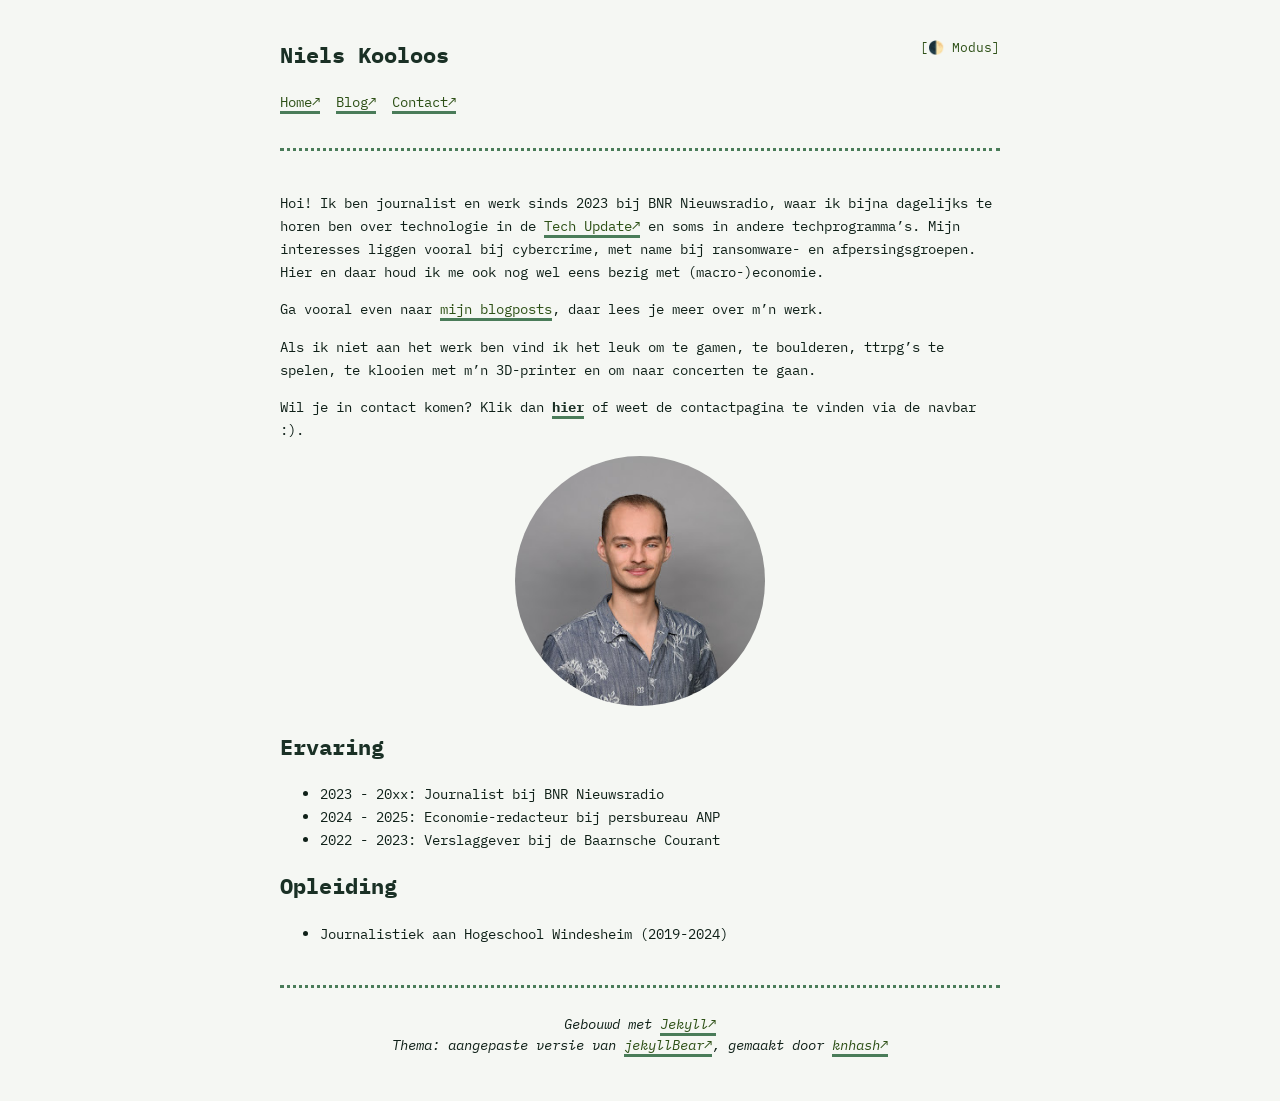
<file: index.html>
<!DOCTYPE html><html lang="en" dir="ltr"><head><meta charset="UTF-8"><meta name="viewport" content="width=device-width, initial-scale=1.0"><meta http-equiv="X-UA-Compatible" content="ie=edge"><title>Journalist BNR Nieuwsradio | Niels Kooloos</title><meta name="description" content="Journalist bij BNR Nieuwsradio met liefde voor tech <3"><link rel="shortcut icon" href="/assets/puter.png" type="image/png"><link rel="icon" href="/assets/puter.png" type="image/png"><link rel="apple-touch-icon" href="/assets/puter.png"><link href='/feed.xml' rel='alternate' type='application/atom+xml'><link rel="canonical" href="/"><link rel="stylesheet" href="/assets/style.css"><body><main> <!DOCTYPE html><html lang="en" dir="ltr"><header> <button id="theme-toggle" aria-label="Toggle dark/light mode">[🌓 Modus]</button> <!-- header waar je op kan klikken om terug te komen bij home --> <a href="/" style="text-decoration: none; color: inherit;"><h2 class="title">Niels Kooloos</h2></a> <!-- navigatiebalk --><nav><p> <a href="https://niels.kooloos.xyz/">Home</a> <a href="https://niels.kooloos.xyz/Blog/">Blog</a> <a href="https://niels.kooloos.xyz/Contact/">Contact</a></p></nav><script> (function () { const saved = localStorage.getItem('theme'); if (saved) document.documentElement.setAttribute('data-theme', saved); document.getElementById('theme-toggle').addEventListener('click', function() { const current = document.documentElement.getAttribute('data-theme'); const effective = current || ( window.matchMedia('(prefers-color-scheme: dark)').matches ? 'dark' : 'light' ); const next = effective === 'dark' ? 'light' : 'dark'; document.documentElement.setAttribute('data-theme', next); localStorage.setItem('theme', next); }); })(); </script><div id="barbaar">Wow, light mode, echt?</div></header><p>Hoi! Ik ben journalist en werk sinds 2023 bij BNR Nieuwsradio, waar ik bijna dagelijks te horen ben over technologie in de <a href="https://www.bnr.nl/podcast/tech-update">Tech Update</a> en soms in andere techprogramma’s. Mijn interesses liggen vooral bij cybercrime, met name bij ransomware- en afpersingsgroepen. Hier en daar houd ik me ook nog wel eens bezig met (macro-)economie.</p><p>Ga vooral even naar <a href="/Blog">mijn blogposts</a>, daar lees je meer over m’n werk.</p><p>Als ik niet aan het werk ben vind ik het leuk om te gamen, te boulderen, ttrpg’s te spelen, te klooien met m’n 3D-printer en om naar concerten te gaan.</p><p>Wil je in contact komen? Klik dan <a href="/Contact/"><strong>hier</strong></a> of weet de contactpagina te vinden via de navbar :).</p><div style="text-align: center;"> <img src="/assets/niels.jpg" alt="This is me!" style="width: 50%; max-width: 250px; min-width: 150px; height: auto; border-radius: 50%;" /></div><h2>Ervaring</h2><ul><li>2023 - 20xx: Journalist bij BNR Nieuwsradio<li>2024 - 2025: Economie-redacteur bij persbureau ANP<li>2022 - 2023: Verslaggever bij de Baarnsche Courant</ul><h2>Opleiding</h2><ul><li>Journalistiek aan Hogeschool Windesheim (2019-2024)</ul></main><footer class="bottom-footer"> <!-- <span class="mini-note">You've reached the end of the page. Good job!</span> --> <!--<nav class="sans"><hr><p><label class="menu-icon" for="menu-btn">Menu</label></p><ul class="site-nav"><li><a href="/">Home</a><li><a href="/blog">Blog</a><li><a href="/designs">Designs</a><li><a href="/about">About</a><li><a href="https://canisee.xyz" title="Confirm your vision functionality">[Can I See]</a></ul></nav>--> <i>Gebouwd met <a href="https://jekyllrb.com/">Jekyll</a> <br> Thema: aangepaste versie van <a href="https://github.com/knhash/jekyllBear" title="the art">jekyllBear</a>, gemaakt door <a href="https://knhash.in" title="the artist">knhash</a></i></footer>
</file>
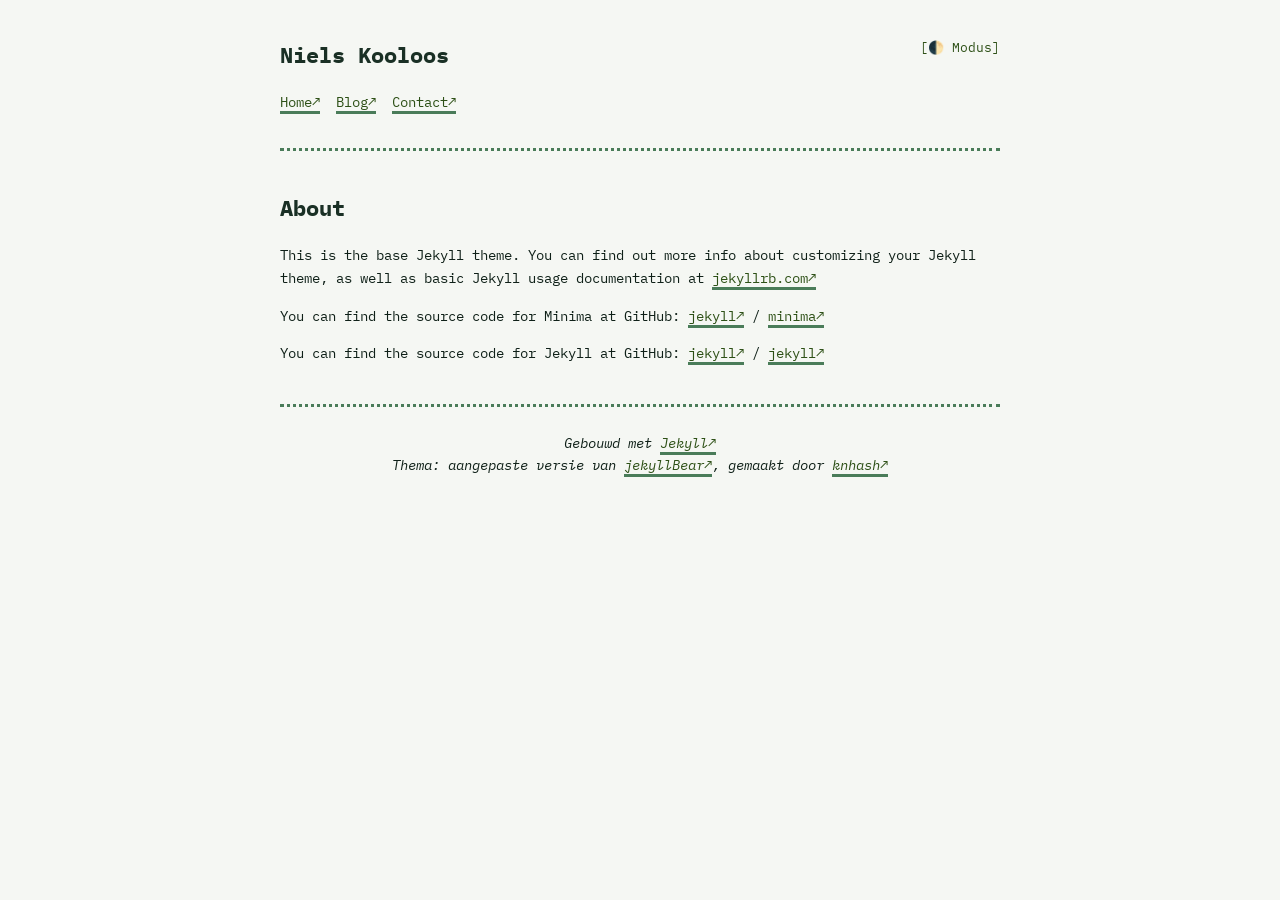
<file: about/index.html>
<!DOCTYPE html><html lang="en" dir="ltr"><head><meta charset="UTF-8"><meta name="viewport" content="width=device-width, initial-scale=1.0"><meta http-equiv="X-UA-Compatible" content="ie=edge"><title>About | Niels Kooloos</title><meta name="description" content="Journalist bij BNR Nieuwsradio met liefde voor tech <3"><link rel="shortcut icon" href="/assets/puter.png" type="image/png"><link rel="icon" href="/assets/puter.png" type="image/png"><link rel="apple-touch-icon" href="/assets/puter.png"><link href='/feed.xml' rel='alternate' type='application/atom+xml'><link rel="canonical" href="/about/"><link rel="stylesheet" href="/assets/style.css"><body><main> <!DOCTYPE html><html lang="en" dir="ltr"><header> <button id="theme-toggle" aria-label="Toggle dark/light mode">[🌓 Modus]</button> <!-- header waar je op kan klikken om terug te komen bij home --> <a href="/" style="text-decoration: none; color: inherit;"><h2 class="title">Niels Kooloos</h2></a> <!-- navigatiebalk --><nav><p> <a href="https://nielskooloos.nl/">Home</a> <a href="https://nielskooloos.nl/Blog/">Blog</a> <a href="https://nielskooloos.nl/Contact/">Contact</a></p></nav><script> (function () { const saved = localStorage.getItem('theme'); if (saved) document.documentElement.setAttribute('data-theme', saved); document.getElementById('theme-toggle').addEventListener('click', function() { const current = document.documentElement.getAttribute('data-theme'); const effective = current || ( window.matchMedia('(prefers-color-scheme: dark)').matches ? 'dark' : 'light' ); const next = effective === 'dark' ? 'light' : 'dark'; document.documentElement.setAttribute('data-theme', next); localStorage.setItem('theme', next); }); })(); </script><div id="barbaar">Wow, light mode, echt?</div></header><article><h1>About</h1><p>This is the base Jekyll theme. You can find out more info about customizing your Jekyll theme, as well as basic Jekyll usage documentation at <a href="https://jekyllrb.com/">jekyllrb.com</a></p><p>You can find the source code for Minima at GitHub: <a href="https://github.com/jekyll">jekyll</a> / <a href="https://github.com/jekyll/minima">minima</a></p><p>You can find the source code for Jekyll at GitHub: <a href="https://github.com/jekyll">jekyll</a> / <a href="https://github.com/jekyll/jekyll">jekyll</a></p></article></main><footer class="bottom-footer"> <!-- <span class="mini-note">You've reached the end of the page. Good job!</span> --> <!--<nav class="sans"><hr><p><label class="menu-icon" for="menu-btn">Menu</label></p><ul class="site-nav"><li><a href="/">Home</a><li><a href="/blog">Blog</a><li><a href="/designs">Designs</a><li><a href="/about">About</a><li><a href="https://canisee.xyz" title="Confirm your vision functionality">[Can I See]</a></ul></nav>--> <i>Gebouwd met <a href="https://jekyllrb.com/">Jekyll</a> <br> Thema: aangepaste versie van <a href="https://github.com/knhash/jekyllBear" title="the art">jekyllBear</a>, gemaakt door <a href="https://knhash.in" title="the artist">knhash</a></i></footer>
</file>
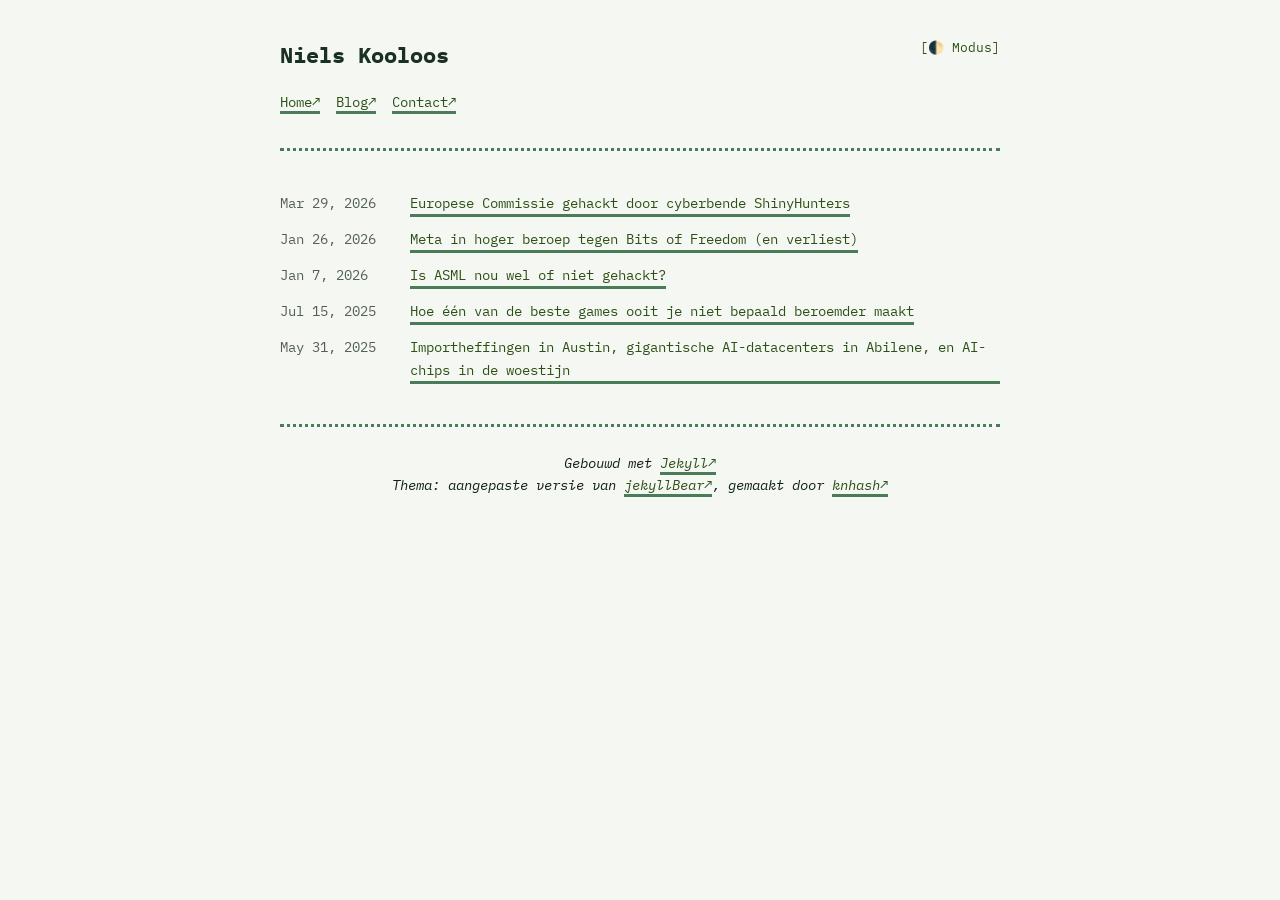
<file: Blog/index.html>
<!DOCTYPE html><html lang="en" dir="ltr"><head><meta charset="UTF-8"><meta name="viewport" content="width=device-width, initial-scale=1.0"><meta http-equiv="X-UA-Compatible" content="ie=edge"><title>Blog | Niels Kooloos</title><meta name="description" content="Journalist bij BNR Nieuwsradio met liefde voor tech <3"><link rel="shortcut icon" href="/assets/puter.png" type="image/png"><link rel="icon" href="/assets/puter.png" type="image/png"><link rel="apple-touch-icon" href="/assets/puter.png"><link href='/feed.xml' rel='alternate' type='application/atom+xml'><link rel="canonical" href="/Blog/"><link rel="stylesheet" href="/assets/style.css"><body><main> <!DOCTYPE html><html lang="en" dir="ltr"><header> <button id="theme-toggle" aria-label="Toggle dark/light mode">[🌓 Modus]</button> <!-- header waar je op kan klikken om terug te komen bij home --> <a href="/" style="text-decoration: none; color: inherit;"><h2 class="title">Niels Kooloos</h2></a> <!-- navigatiebalk --><nav><p> <a href="https://nielskooloos.nl/">Home</a> <a href="https://nielskooloos.nl/Blog/">Blog</a> <a href="https://nielskooloos.nl/Contact/">Contact</a></p></nav><script> (function () { const saved = localStorage.getItem('theme'); if (saved) document.documentElement.setAttribute('data-theme', saved); document.getElementById('theme-toggle').addEventListener('click', function() { const current = document.documentElement.getAttribute('data-theme'); const effective = current || ( window.matchMedia('(prefers-color-scheme: dark)').matches ? 'dark' : 'light' ); const next = effective === 'dark' ? 'light' : 'dark'; document.documentElement.setAttribute('data-theme', next); localStorage.setItem('theme', next); }); })(); </script><div id="barbaar">Wow, light mode, echt?</div></header><ul class="blog-posts"><li> <span> <i> <time datetime="2026-03-29" pubdate=""> Mar 29, 2026 </time> </i> </span> <a href="/Blog/2026/03/29/EC-hack-copy/">Europese Commissie gehackt door cyberbende ShinyHunters</a><li> <span> <i> <time datetime="2026-01-26" pubdate=""> Jan 26, 2026 </time> </i> </span> <a href="/Blog/2026/01/26/BoFvMeta/">Meta in hoger beroep tegen Bits of Freedom (en verliest)</a><li> <span> <i> <time datetime="2026-01-07" pubdate=""> Jan 7, 2026 </time> </i> </span> <a href="/Blog/2026/01/07/ASML-hack-of-toch-niet/">Is ASML nou wel of niet gehackt?</a><li> <span> <i> <time datetime="2025-07-15" pubdate=""> Jul 15, 2025 </time> </i> </span> <a href="/Blog/2025/07/15/BG3/">Hoe één van de beste games ooit je niet bepaald beroemder maakt</a><li> <span> <i> <time datetime="2025-05-31" pubdate=""> May 31, 2025 </time> </i> </span> <a href="/Blog/2025/05/31/Austin/">Importheffingen in Austin, gigantische AI-datacenters in Abilene, en AI-chips in de woestijn</a></ul><small> </small></main><footer class="bottom-footer"> <!-- <span class="mini-note">You've reached the end of the page. Good job!</span> --> <!--<nav class="sans"><hr><p><label class="menu-icon" for="menu-btn">Menu</label></p><ul class="site-nav"><li><a href="/">Home</a><li><a href="/blog">Blog</a><li><a href="/designs">Designs</a><li><a href="/about">About</a><li><a href="https://canisee.xyz" title="Confirm your vision functionality">[Can I See]</a></ul></nav>--> <i>Gebouwd met <a href="https://jekyllrb.com/">Jekyll</a> <br> Thema: aangepaste versie van <a href="https://github.com/knhash/jekyllBear" title="the art">jekyllBear</a>, gemaakt door <a href="https://knhash.in" title="the artist">knhash</a></i></footer>
</file>
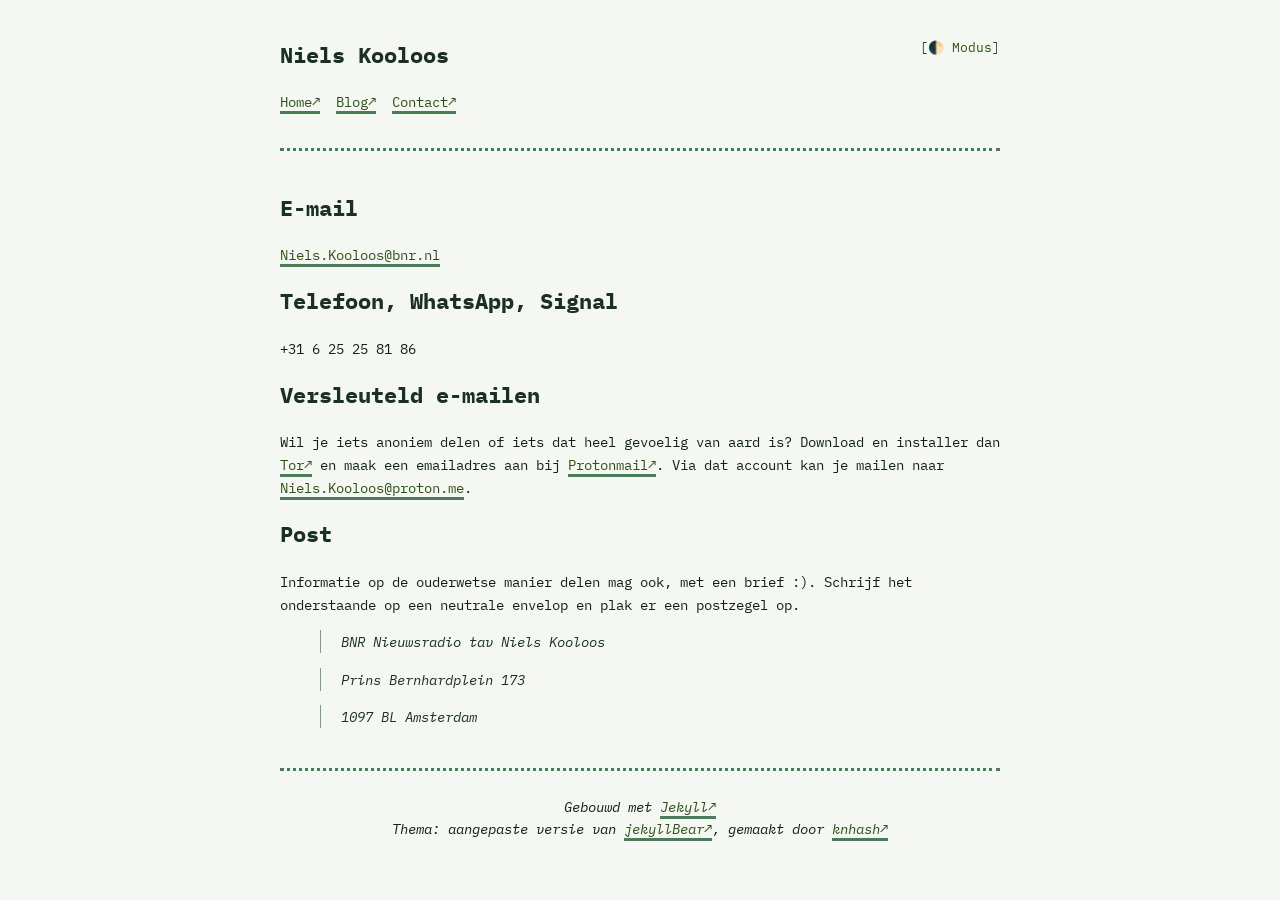
<file: Contact/index.html>
<!DOCTYPE html><html lang="en" dir="ltr"><head><meta charset="UTF-8"><meta name="viewport" content="width=device-width, initial-scale=1.0"><meta http-equiv="X-UA-Compatible" content="ie=edge"><title>Contact | Niels Kooloos</title><meta name="description" content="Journalist bij BNR Nieuwsradio met liefde voor tech <3"><link rel="shortcut icon" href="/assets/puter.png" type="image/png"><link rel="icon" href="/assets/puter.png" type="image/png"><link rel="apple-touch-icon" href="/assets/puter.png"><link href='/feed.xml' rel='alternate' type='application/atom+xml'><link rel="canonical" href="/Contact/"><link rel="stylesheet" href="/assets/style.css"><body><main> <!DOCTYPE html><html lang="en" dir="ltr"><header> <button id="theme-toggle" aria-label="Toggle dark/light mode">[🌓 Modus]</button> <!-- header waar je op kan klikken om terug te komen bij home --> <a href="/" style="text-decoration: none; color: inherit;"><h2 class="title">Niels Kooloos</h2></a> <!-- navigatiebalk --><nav><p> <a href="https://nielskooloos.nl/">Home</a> <a href="https://nielskooloos.nl/Blog/">Blog</a> <a href="https://nielskooloos.nl/Contact/">Contact</a></p></nav><script> (function () { const saved = localStorage.getItem('theme'); if (saved) document.documentElement.setAttribute('data-theme', saved); document.getElementById('theme-toggle').addEventListener('click', function() { const current = document.documentElement.getAttribute('data-theme'); const effective = current || ( window.matchMedia('(prefers-color-scheme: dark)').matches ? 'dark' : 'light' ); const next = effective === 'dark' ? 'light' : 'dark'; document.documentElement.setAttribute('data-theme', next); localStorage.setItem('theme', next); }); })(); </script><div id="barbaar">Wow, light mode, echt?</div></header><h2>E-mail</h2><p><a href="mailto:niels.kooloos@bnr.nl">Niels.Kooloos@bnr.nl</a></p><h2>Telefoon, WhatsApp, Signal</h2><p>+31 6 25 25 81 86</p><h2>Versleuteld e-mailen</h2><p>Wil je iets anoniem delen of iets dat heel gevoelig van aard is? Download en installer dan <a href="https://www.torproject.org/download/">Tor</a> en maak een emailadres aan bij <a href="https://proton.me/nl/mail">Protonmail</a>. Via dat account kan je mailen naar <a href="mailto:niels.kooloos@proton.me">Niels.Kooloos@proton.me</a>.</p><h2>Post</h2><p>Informatie op de ouderwetse manier delen mag ook, met een brief :). Schrijf het onderstaande op een neutrale envelop en plak er een postzegel op.</p><blockquote><p>BNR Nieuwsradio tav Niels Kooloos</p></blockquote><blockquote><p>Prins Bernhardplein 173</p></blockquote><blockquote><p>1097 BL Amsterdam</p></blockquote></main><footer class="bottom-footer"> <!-- <span class="mini-note">You've reached the end of the page. Good job!</span> --> <!--<nav class="sans"><hr><p><label class="menu-icon" for="menu-btn">Menu</label></p><ul class="site-nav"><li><a href="/">Home</a><li><a href="/blog">Blog</a><li><a href="/designs">Designs</a><li><a href="/about">About</a><li><a href="https://canisee.xyz" title="Confirm your vision functionality">[Can I See]</a></ul></nav>--> <i>Gebouwd met <a href="https://jekyllrb.com/">Jekyll</a> <br> Thema: aangepaste versie van <a href="https://github.com/knhash/jekyllBear" title="the art">jekyllBear</a>, gemaakt door <a href="https://knhash.in" title="the artist">knhash</a></i></footer>
</file>
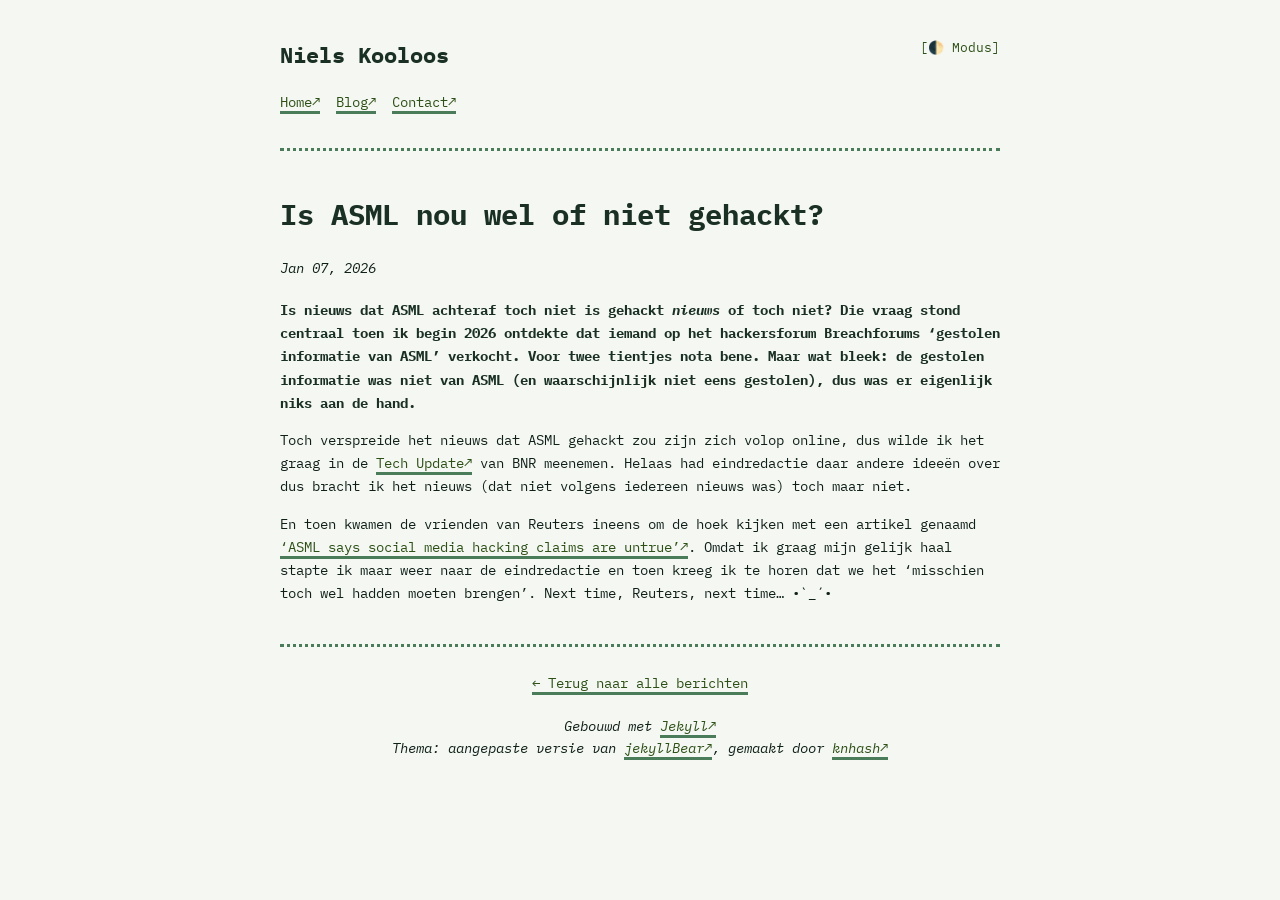
<file: Blog/2026/01/07/ASML-hack-of-toch-niet/index.html>
<!DOCTYPE html><html lang="en" dir="ltr"><head><meta charset="UTF-8"><meta name="viewport" content="width=device-width, initial-scale=1.0"><meta http-equiv="X-UA-Compatible" content="ie=edge"><title>Is ASML nou wel of niet gehackt? | Niels Kooloos</title><meta name="description" content="Journalist bij BNR Nieuwsradio met liefde voor tech <3"><link rel="shortcut icon" href="/assets/puter.png" type="image/png"><link rel="icon" href="/assets/puter.png" type="image/png"><link rel="apple-touch-icon" href="/assets/puter.png"><link href='/feed.xml' rel='alternate' type='application/atom+xml'><link rel="canonical" href="/Blog/2026/01/07/ASML-hack-of-toch-niet/"><link rel="stylesheet" href="/assets/style.css"><body><main> <!DOCTYPE html><html lang="en" dir="ltr"><header> <button id="theme-toggle" aria-label="Toggle dark/light mode">[🌓 Modus]</button> <!-- header waar je op kan klikken om terug te komen bij home --> <a href="/" style="text-decoration: none; color: inherit;"><h2 class="title">Niels Kooloos</h2></a> <!-- navigatiebalk --><nav><p> <a href="https://nielskooloos.nl/">Home</a> <a href="https://nielskooloos.nl/Blog/">Blog</a> <a href="https://nielskooloos.nl/Contact/">Contact</a></p></nav><script> (function () { const saved = localStorage.getItem('theme'); if (saved) document.documentElement.setAttribute('data-theme', saved); document.getElementById('theme-toggle').addEventListener('click', function() { const current = document.documentElement.getAttribute('data-theme'); const effective = current || ( window.matchMedia('(prefers-color-scheme: dark)').matches ? 'dark' : 'light' ); const next = effective === 'dark' ? 'light' : 'dark'; document.documentElement.setAttribute('data-theme', next); localStorage.setItem('theme', next); }); })(); </script><div id="barbaar">Wow, light mode, echt?</div></header><h1>Is ASML nou wel of niet gehackt?</h1><i>Jan 07, 2026</i><h4 class="subtitle"></h4><p><strong>Is nieuws dat ASML achteraf toch niet is gehackt <em>nieuws</em> of toch niet? Die vraag stond centraal toen ik begin 2026 ontdekte dat iemand op het hackersforum Breachforums ‘gestolen informatie van ASML’ verkocht. Voor twee tientjes nota bene. Maar wat bleek: de gestolen informatie was niet van ASML (en waarschijnlijk niet eens gestolen), dus was er eigenlijk niks aan de hand.</strong></p><p>Toch verspreide het nieuws dat ASML gehackt zou zijn zich volop online, dus wilde ik het graag in de <a href="https://www.bnr.nl/podcast/tech-update">Tech Update</a> van BNR meenemen. Helaas had eindredactie daar andere ideeën over dus bracht ik het nieuws (dat niet volgens iedereen nieuws was) toch maar niet.</p><p>En toen kwamen de vrienden van Reuters ineens om de hoek kijken met een artikel genaamd <a href="https://www.reuters.com/business/asml-says-social-media-hacking-claims-are-untrue-2026-01-07/">‘ASML says social media hacking claims are untrue’</a>. Omdat ik graag mijn gelijk haal stapte ik maar weer naar de eindredactie en toen kreeg ik te horen dat we het ‘misschien toch wel hadden moeten brengen’. Next time, Reuters, next time… •`_´•</p></main><footer> <a href="/Blog">← Terug naar alle berichten</a> <!--<nav class="sans"><hr> <input class="menu-btn" type="checkbox" id="menu-btn" /><p><label class="menu-icon" for="menu-btn">Menu</label></p><ul class="site-nav"><li><a href="/">Home</a><li><a href="/blog">Blog</a><li><a href="/designs">Designs</a><li><a href="/about">About</a><li><a href="https://canisee.xyz" title="Confirm your vision functionality">[Can I See]</a></ul></nav>--> <!-- <span class="mini-note">You've reached the end of the page. Good job!</span> --> <!--<nav class="sans"><hr><p><label class="menu-icon" for="menu-btn">Menu</label></p><ul class="site-nav"><li><a href="/">Home</a><li><a href="/blog">Blog</a><li><a href="/designs">Designs</a><li><a href="/about">About</a><li><a href="https://canisee.xyz" title="Confirm your vision functionality">[Can I See]</a></ul></nav>--><div class="bottom-footer"> <br> <i>Gebouwd met <a href="https://jekyllrb.com/">Jekyll</a> <br> Thema: aangepaste versie van <a href="https://github.com/knhash/jekyllBear" title="the art">jekyllBear</a>, gemaakt door <a href="https://knhash.in" title="the artist">knhash</a></i></div></footer><!-- <script type="text/x-mathjax-config"> MathJax.Hub.Config({ extensions: ["tex2jax.js", "TeX/AMSmath.js"], jax: ["input/TeX", "output/SVG"], }) </script> <script type="text/javascript" async src="https://cdnjs.cloudflare.com/ajax/libs/mathjax/2.7.6/MathJax.js?config=default"> </script> -->
</file>
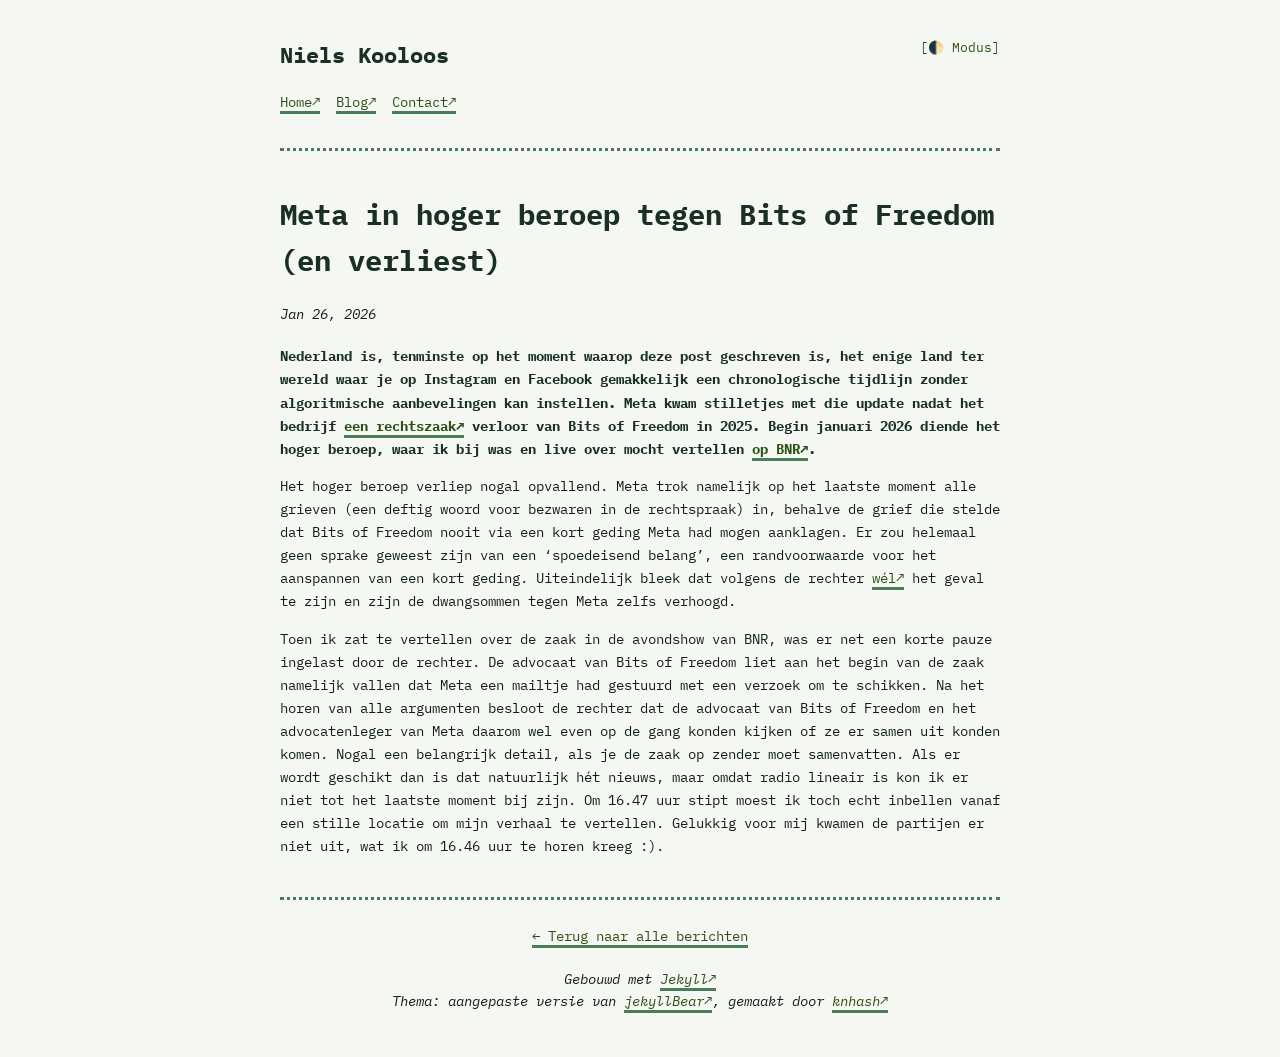
<file: Blog/2026/01/26/BoFvMeta/index.html>
<!DOCTYPE html><html lang="en" dir="ltr"><head><meta charset="UTF-8"><meta name="viewport" content="width=device-width, initial-scale=1.0"><meta http-equiv="X-UA-Compatible" content="ie=edge"><title>Meta in hoger beroep tegen Bits of Freedom (en verliest) | Niels Kooloos</title><meta name="description" content="Journalist bij BNR Nieuwsradio met liefde voor tech <3"><link rel="shortcut icon" href="/assets/puter.png" type="image/png"><link rel="icon" href="/assets/puter.png" type="image/png"><link rel="apple-touch-icon" href="/assets/puter.png"><link href='/feed.xml' rel='alternate' type='application/atom+xml'><link rel="canonical" href="/Blog/2026/01/26/BoFvMeta/"><link rel="stylesheet" href="/assets/style.css"><body><main> <!DOCTYPE html><html lang="en" dir="ltr"><header> <button id="theme-toggle" aria-label="Toggle dark/light mode">[🌓 Modus]</button> <!-- header waar je op kan klikken om terug te komen bij home --> <a href="/" style="text-decoration: none; color: inherit;"><h2 class="title">Niels Kooloos</h2></a> <!-- navigatiebalk --><nav><p> <a href="https://nielskooloos.nl/">Home</a> <a href="https://nielskooloos.nl/Blog/">Blog</a> <a href="https://nielskooloos.nl/Contact/">Contact</a></p></nav><script> (function () { const saved = localStorage.getItem('theme'); if (saved) document.documentElement.setAttribute('data-theme', saved); document.getElementById('theme-toggle').addEventListener('click', function() { const current = document.documentElement.getAttribute('data-theme'); const effective = current || ( window.matchMedia('(prefers-color-scheme: dark)').matches ? 'dark' : 'light' ); const next = effective === 'dark' ? 'light' : 'dark'; document.documentElement.setAttribute('data-theme', next); localStorage.setItem('theme', next); }); })(); </script><div id="barbaar">Wow, light mode, echt?</div></header><h1>Meta in hoger beroep tegen Bits of Freedom (en verliest)</h1><i>Jan 26, 2026</i><h4 class="subtitle"></h4><p><strong>Nederland is, tenminste op het moment waarop deze post geschreven is, het enige land ter wereld waar je op Instagram en Facebook gemakkelijk een chronologische tijdlijn zonder algoritmische aanbevelingen kan instellen. Meta kwam stilletjes met die update nadat het bedrijf <a href="https://uitspraken.rechtspraak.nl/details?id=ECLI:NL:RBAMS:2025:7253">een rechtszaak</a> verloor van Bits of Freedom in 2025. Begin januari 2026 diende het hoger beroep, waar ik bij was en live over mocht vertellen <a href="https://www.bnr.nl/gemist?date=26-01-2026&amp;time=16-50-38">op BNR</a>.</strong></p><p>Het hoger beroep verliep nogal opvallend. Meta trok namelijk op het laatste moment alle grieven (een deftig woord voor bezwaren in de rechtspraak) in, behalve de grief die stelde dat Bits of Freedom nooit via een kort geding Meta had mogen aanklagen. Er zou helemaal geen sprake geweest zijn van een ‘spoedeisend belang’, een randvoorwaarde voor het aanspannen van een kort geding. Uiteindelijk bleek dat volgens de rechter <a href="https://www.rechtspraak.nl/organisatie-en-contact/organisatie/gerechtshoven/gerechtshof-amsterdam/nieuws/dwangsommen-tot-10-miljoen-euro-voor-aanpassing-facebook-en-instagram">wél</a> het geval te zijn en zijn de dwangsommen tegen Meta zelfs verhoogd.</p><p>Toen ik zat te vertellen over de zaak in de avondshow van BNR, was er net een korte pauze ingelast door de rechter. De advocaat van Bits of Freedom liet aan het begin van de zaak namelijk vallen dat Meta een mailtje had gestuurd met een verzoek om te schikken. Na het horen van alle argumenten besloot de rechter dat de advocaat van Bits of Freedom en het advocatenleger van Meta daarom wel even op de gang konden kijken of ze er samen uit konden komen. Nogal een belangrijk detail, als je de zaak op zender moet samenvatten. Als er wordt geschikt dan is dat natuurlijk hét nieuws, maar omdat radio lineair is kon ik er niet tot het laatste moment bij zijn. Om 16.47 uur stipt moest ik toch echt inbellen vanaf een stille locatie om mijn verhaal te vertellen. Gelukkig voor mij kwamen de partijen er niet uit, wat ik om 16.46 uur te horen kreeg :).</p></main><footer> <a href="/Blog">← Terug naar alle berichten</a> <!--<nav class="sans"><hr> <input class="menu-btn" type="checkbox" id="menu-btn" /><p><label class="menu-icon" for="menu-btn">Menu</label></p><ul class="site-nav"><li><a href="/">Home</a><li><a href="/blog">Blog</a><li><a href="/designs">Designs</a><li><a href="/about">About</a><li><a href="https://canisee.xyz" title="Confirm your vision functionality">[Can I See]</a></ul></nav>--> <!-- <span class="mini-note">You've reached the end of the page. Good job!</span> --> <!--<nav class="sans"><hr><p><label class="menu-icon" for="menu-btn">Menu</label></p><ul class="site-nav"><li><a href="/">Home</a><li><a href="/blog">Blog</a><li><a href="/designs">Designs</a><li><a href="/about">About</a><li><a href="https://canisee.xyz" title="Confirm your vision functionality">[Can I See]</a></ul></nav>--><div class="bottom-footer"> <br> <i>Gebouwd met <a href="https://jekyllrb.com/">Jekyll</a> <br> Thema: aangepaste versie van <a href="https://github.com/knhash/jekyllBear" title="the art">jekyllBear</a>, gemaakt door <a href="https://knhash.in" title="the artist">knhash</a></i></div></footer><!-- <script type="text/x-mathjax-config"> MathJax.Hub.Config({ extensions: ["tex2jax.js", "TeX/AMSmath.js"], jax: ["input/TeX", "output/SVG"], }) </script> <script type="text/javascript" async src="https://cdnjs.cloudflare.com/ajax/libs/mathjax/2.7.6/MathJax.js?config=default"> </script> -->
</file>
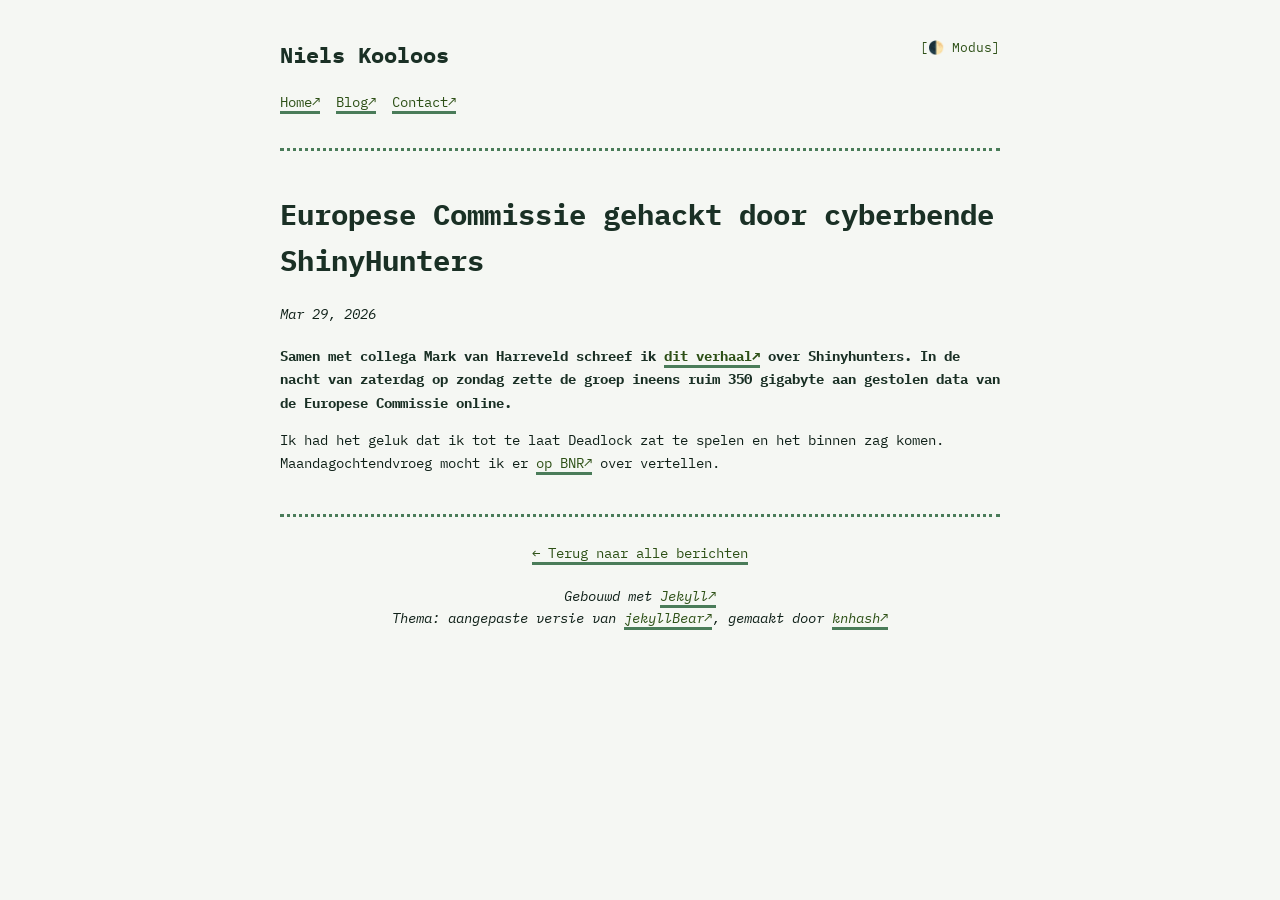
<file: Blog/2026/03/29/EC-hack-copy/index.html>
<!DOCTYPE html><html lang="en" dir="ltr"><head><meta charset="UTF-8"><meta name="viewport" content="width=device-width, initial-scale=1.0"><meta http-equiv="X-UA-Compatible" content="ie=edge"><title>Europese Commissie gehackt door cyberbende ShinyHunters | Niels Kooloos</title><meta name="description" content="Journalist bij BNR Nieuwsradio met liefde voor tech <3"><link rel="shortcut icon" href="/assets/puter.png" type="image/png"><link rel="icon" href="/assets/puter.png" type="image/png"><link rel="apple-touch-icon" href="/assets/puter.png"><link href='/feed.xml' rel='alternate' type='application/atom+xml'><link rel="canonical" href="/Blog/2026/03/29/EC-hack-copy/"><link rel="stylesheet" href="/assets/style.css"><body><main> <!DOCTYPE html><html lang="en" dir="ltr"><header> <button id="theme-toggle" aria-label="Toggle dark/light mode">[🌓 Modus]</button> <!-- header waar je op kan klikken om terug te komen bij home --> <a href="/" style="text-decoration: none; color: inherit;"><h2 class="title">Niels Kooloos</h2></a> <!-- navigatiebalk --><nav><p> <a href="https://nielskooloos.nl/">Home</a> <a href="https://nielskooloos.nl/Blog/">Blog</a> <a href="https://nielskooloos.nl/Contact/">Contact</a></p></nav><script> (function () { const saved = localStorage.getItem('theme'); if (saved) document.documentElement.setAttribute('data-theme', saved); document.getElementById('theme-toggle').addEventListener('click', function() { const current = document.documentElement.getAttribute('data-theme'); const effective = current || ( window.matchMedia('(prefers-color-scheme: dark)').matches ? 'dark' : 'light' ); const next = effective === 'dark' ? 'light' : 'dark'; document.documentElement.setAttribute('data-theme', next); localStorage.setItem('theme', next); }); })(); </script><div id="barbaar">Wow, light mode, echt?</div></header><h1>Europese Commissie gehackt door cyberbende ShinyHunters</h1><i>Mar 29, 2026</i><h4 class="subtitle"></h4><p><strong>Samen met collega Mark van Harreveld schreef ik <a href="https://www.bnr.nl/nieuws/tech-innovatie/10597209/cyberbende-shinyhunters-eist-hack-europese-commissie-op">dit verhaal</a> over Shinyhunters. In de nacht van zaterdag op zondag zette de groep ineens ruim 350 gigabyte aan gestolen data van de Europese Commissie online.</strong></p><p>Ik had het geluk dat ik tot te laat Deadlock zat te spelen en het binnen zag komen. Maandagochtendvroeg mocht ik er <a href="https://www.bnr.nl/gemist?date=30-03-2026&amp;time=07-14-15">op BNR</a> over vertellen.</p></main><footer> <a href="/Blog">← Terug naar alle berichten</a> <!--<nav class="sans"><hr> <input class="menu-btn" type="checkbox" id="menu-btn" /><p><label class="menu-icon" for="menu-btn">Menu</label></p><ul class="site-nav"><li><a href="/">Home</a><li><a href="/blog">Blog</a><li><a href="/designs">Designs</a><li><a href="/about">About</a><li><a href="https://canisee.xyz" title="Confirm your vision functionality">[Can I See]</a></ul></nav>--> <!-- <span class="mini-note">You've reached the end of the page. Good job!</span> --> <!--<nav class="sans"><hr><p><label class="menu-icon" for="menu-btn">Menu</label></p><ul class="site-nav"><li><a href="/">Home</a><li><a href="/blog">Blog</a><li><a href="/designs">Designs</a><li><a href="/about">About</a><li><a href="https://canisee.xyz" title="Confirm your vision functionality">[Can I See]</a></ul></nav>--><div class="bottom-footer"> <br> <i>Gebouwd met <a href="https://jekyllrb.com/">Jekyll</a> <br> Thema: aangepaste versie van <a href="https://github.com/knhash/jekyllBear" title="the art">jekyllBear</a>, gemaakt door <a href="https://knhash.in" title="the artist">knhash</a></i></div></footer><!-- <script type="text/x-mathjax-config"> MathJax.Hub.Config({ extensions: ["tex2jax.js", "TeX/AMSmath.js"], jax: ["input/TeX", "output/SVG"], }) </script> <script type="text/javascript" async src="https://cdnjs.cloudflare.com/ajax/libs/mathjax/2.7.6/MathJax.js?config=default"> </script> -->
</file>
<file: assets/style.css>
/* =============================================================================
   JEKYLL BEAR THEME - PINE FOREST AESTHETIC
   ============================================================================= */
/* =============================================================================
   FONTS & IMPORTS
   ============================================================================= */

@import url('https://fonts.googleapis.com/css2?family=IBM+Plex+Mono:ital,wght@0,100;0,200;0,300;0,400;0,500;0,600;0,700;1,100;1,200;1,300;1,400;1,500;1,600;1,700&display=swap');

/* =============================================================================
   CSS CUSTOM PROPERTIES (VARIABLES)
   ============================================================================= */

:root {
    /* Layout */
    --width: 720px;
    
    /* Typography */
    --font-main: 'IBM Plex Mono', monospace;
    --font-secondary: 'IBM Plex Mono', monospace;
    --font-monospace: 'IBM Plex Mono', monospace;
    --font-scale: 0.9em;
    
    /* Spacing */
    --spacing-xs: 5px;
    --spacing-sm: 10px;
    --spacing-md: 20px;
    --spacing-lg: 40px;
    --spacing-xl: 60px;
    
    /* Border radius */
    --radius-sm: 3px;
    --radius-md: 5px;
    
    /* Transitions */
    --transition-fast: 0.2s;
    --transition-normal: 0.3s;
    
    /* Z-index scale */
    --z-dropdown: 200;
    --z-modal: 1000;
    
    /* Pine Forest Theme Colors - Light Mode */
    --background-color: #F5F7F3; /* Light pine needle mist */
    --heading-color: #1A3025; /* Deep forest green */
    --text-color: #0F2018; /* Dark pine shadow */
    --link-color: #2D5016; /* Forest moss */
    --visited-color: #1E3A11; /* Deep woodland */
    --main-color: #4A7C59; /* Pine needle green */
    --code-background-color: #E8EDEA; /* Frosted pine */
    --code-color: #1A3025; /* Deep forest green */
    --blockquote-color: #7A9B85; /* Sage green */
    
    /* Interactive colors derived from theme */
    --hover-color: white;
    --border-color: var(--blockquote-color);
    --shadow-color: rgba(0, 0, 0, 0.18);
    
    /* Glow effects for interactive elements */
    --glow-color-light: rgba(45, 80, 22, 0.3);
    --glow-color-medium: rgba(45, 80, 22, 0.5);
}

/* Dark Mode Color Overrides */
@media (prefers-color-scheme: dark) {
    :root {
        --background-color: #0D1B12; /* Dark pine shadow */
        --heading-color: #C8D8CE; /* Light pine mist */
        --text-color: #E0EADE; /* Pale forest light */
        --link-color: #7AB069; /* Bright moss green */
        --visited-color: #9BC490; /* Light woodland */
        --main-color: #8BB899; /* Soft pine green */
        --code-background-color: #1A2B1F; /* Dark evergreen */
        --code-color: #C8D8CE; /* Light pine mist */
        --blockquote-color: #4A6B52; /* Forest undergrowth */
        
        /* Dark mode glow effects */
        --glow-color-light: rgba(122, 176, 105, 0.3);
        --glow-color-medium: rgba(122, 176, 105, 0.5);
    }
}

/* ==========================
Voor de theme toggle knop :) 
=============================*/

/* Manual override: always dark */
[data-theme="dark"] {
    --background-color: #0D1B12;
    --heading-color: #C8D8CE;
    --text-color: #E0EADE;
    --link-color: #7AB069;
    --visited-color: #9BC490;
    --main-color: #8BB899;
    --code-background-color: #1A2B1F;
    --code-color: #C8D8CE;
    --blockquote-color: #4A6B52;
    --glow-color-light: rgba(122, 176, 105, 0.3);
    --glow-color-medium: rgba(122, 176, 105, 0.5);
}

/* Manual override: always light */
[data-theme="light"] {
    --background-color: #F5F7F3;
    --heading-color: #1A3025;
    --text-color: #0F2018;
    --link-color: #2D5016;
    --visited-color: #1E3A11;
    --main-color: #4A7C59;
    --code-background-color: #E8EDEA;
    --code-color: #1A3025;
    --blockquote-color: #7A9B85;
    --glow-color-light: rgba(45, 80, 22, 0.3);
    --glow-color-medium: rgba(45, 80, 22, 0.5);
}

#theme-toggle {
    background: none;
    border: none;
    color: var(--link-color);
    font-family: var(--font-main);
    font-size: var(--font-scale);
    cursor: pointer;
    padding: 0;
    float: right;
}

#theme-toggle:hover {
    background-color: var(--main-color);
    color: var(--hover-color);
}

body, body * {
    transition: background-color 0.5s ease, color 0.5s ease, border-color 0.5s ease;
}

/* ==========================
Roast
=============================*/
#barbaar {
    position: fixed;
    bottom: 20px;
    right: 20px;
    font-family: var(--font-main);
    font-size: 0.8em;
    color: var(--text-color);
    opacity: 0;
    transition: opacity 0.5s ease;
    pointer-events: none;
}

[data-theme="light"] #barbaar {
    opacity: 1;
}

/* =============================================================================
   BASE STYLES
   ============================================================================= */

body {
    font-family: var(--font-secondary);
    font-size: var(--font-scale);
    margin: auto;
    padding: var(--spacing-md);
    max-width: var(--width);
    text-align: left;
    background-color: var(--background-color);
    word-wrap: break-word;
    overflow-wrap: break-word;
    line-height: 1.5;
    color: var(--text-color);
}

/* =============================================================================
   TYPOGRAPHY
   ============================================================================= */

h1, h2, h3, h4, h5, h6 {
    font-family: var(--font-main);
    color: var(--heading-color);
}

strong, b {
    color: var(--heading-color);
}

/* =============================================================================
   LINKS
   ============================================================================= */

a {
    color: var(--link-color);
    font-family: var(--font-main);
    cursor: pointer;
    text-decoration: none;
    border-bottom: 3px solid var(--main-color);
    transition: all var(--transition-fast) ease;
}

a:hover {
    background-color: var(--main-color);
    color: var(--hover-color);
    text-decoration: none;
}

a:visited {
    color: var(--visited-color);
}

/* External link marker */
a[href^="http"]:where(:not([href*="knhash.in/"])):not(:has(img))::after {
    content: "↗";
    font-family: var(--font-monospace);
}

.title:hover {
    text-decoration: none;
}

.title h1 {
    font-size: 1.5em;
}

/* =============================================================================
   LAYOUT COMPONENTS
   ============================================================================= */

header {
    margin-bottom: var(--spacing-lg);
    padding-bottom: var(--spacing-md);
    border-bottom: 3px dotted var(--main-color);
}

nav a {
    margin-right: 8px;
}

main {
    line-height: 1.6;
}

footer {
    margin-top: var(--spacing-lg);
    border-top: 3px dotted var(--main-color);
    padding: 25px 0;
    text-align: center;
}

footer > span:has(a[href="https://bearblog.dev"]) {
    display: none;
}

/* =============================================================================
   CONTENT ELEMENTS
   ============================================================================= */

hr {
    border: 0;
    border-top: 1px dashed var(--border-color);
}

img {
    max-width: 100%;
}

blockquote {
    border-left: 1px solid var(--blockquote-color);
    color: var(--code-color);
    padding-left: var(--spacing-md);
    font-style: italic;
}

/* =============================================================================
   CODE & SYNTAX HIGHLIGHTING
   ============================================================================= */

code {
    font-family: var(--font-monospace);
    padding: 2px;
    background-color: var(--code-background-color);
    color: var(--code-color);
    border-radius: var(--radius-sm);
}

.highlight,
.code {
    padding: 1px 15px;
    background-color: var(--code-background-color);
    color: var(--code-color);
    border-radius: var(--radius-sm);
    margin-block-start: 1em;
    margin-block-end: 1em;
    overflow-x: auto;
}

/* =============================================================================
   TABLES
   ============================================================================= */

table {
    width: 100%;
    border-spacing: 0;
}

th, td {
    padding: 6px 13px;
    border: 1px solid var(--border-color);
    font-size: 1em;
}

/* =============================================================================
   BLOG POST LISTINGS
   ============================================================================= */

ul.blog-posts {
    list-style-type: none;
    padding: unset;
}

ul.blog-posts li {
    display: flex;
    margin-bottom: var(--spacing-sm);
}

ul.blog-posts li span {
    flex: 0 0 130px;
}

ul.blog-posts li a:visited {
    color: var(--visited-color);
}

i time {
    font-style: normal;
    opacity: 0.7;
}

/* =============================================================================
   UTILITY CLASSES
   ============================================================================= */

.inline {
    width: auto !important;
}

button {
    margin: 0;
    cursor: pointer;
}

/* =============================================================================
   FORM ELEMENTS
   ============================================================================= */

input, button, textarea, select {
    margin: 0;
    padding: 0;
    box-sizing: border-box;
    font: inherit;
}

legend {
    margin: var(--spacing-md) 0;
    font-weight: bold;
}

label {
    display: block;
    font-weight: bold;
}

input, textarea {
    margin: 0 0 var(--spacing-sm);
    padding: var(--spacing-xs) var(--spacing-sm);
    color: var(--text-color);
    background: var(--code-background-color);
    border: 2px solid var(--link-color);
    border-radius: var(--radius-md);
}

input {
    width: 55%;
}

textarea {
    width: 95%;
}

input[type=button], 
input[type=submit], 
input[type=reset] {
    margin: 0 0 var(--spacing-md);
    padding: 7px;
    font-family: var(--font-secondary);
    font-weight: bold;
    color: var(--background-color);
    background: var(--link-color);
    border-radius: var(--radius-md);
    cursor: pointer;
}

::placeholder {
    color: var(--text-color);
    opacity: 0.7;
}
</file>
